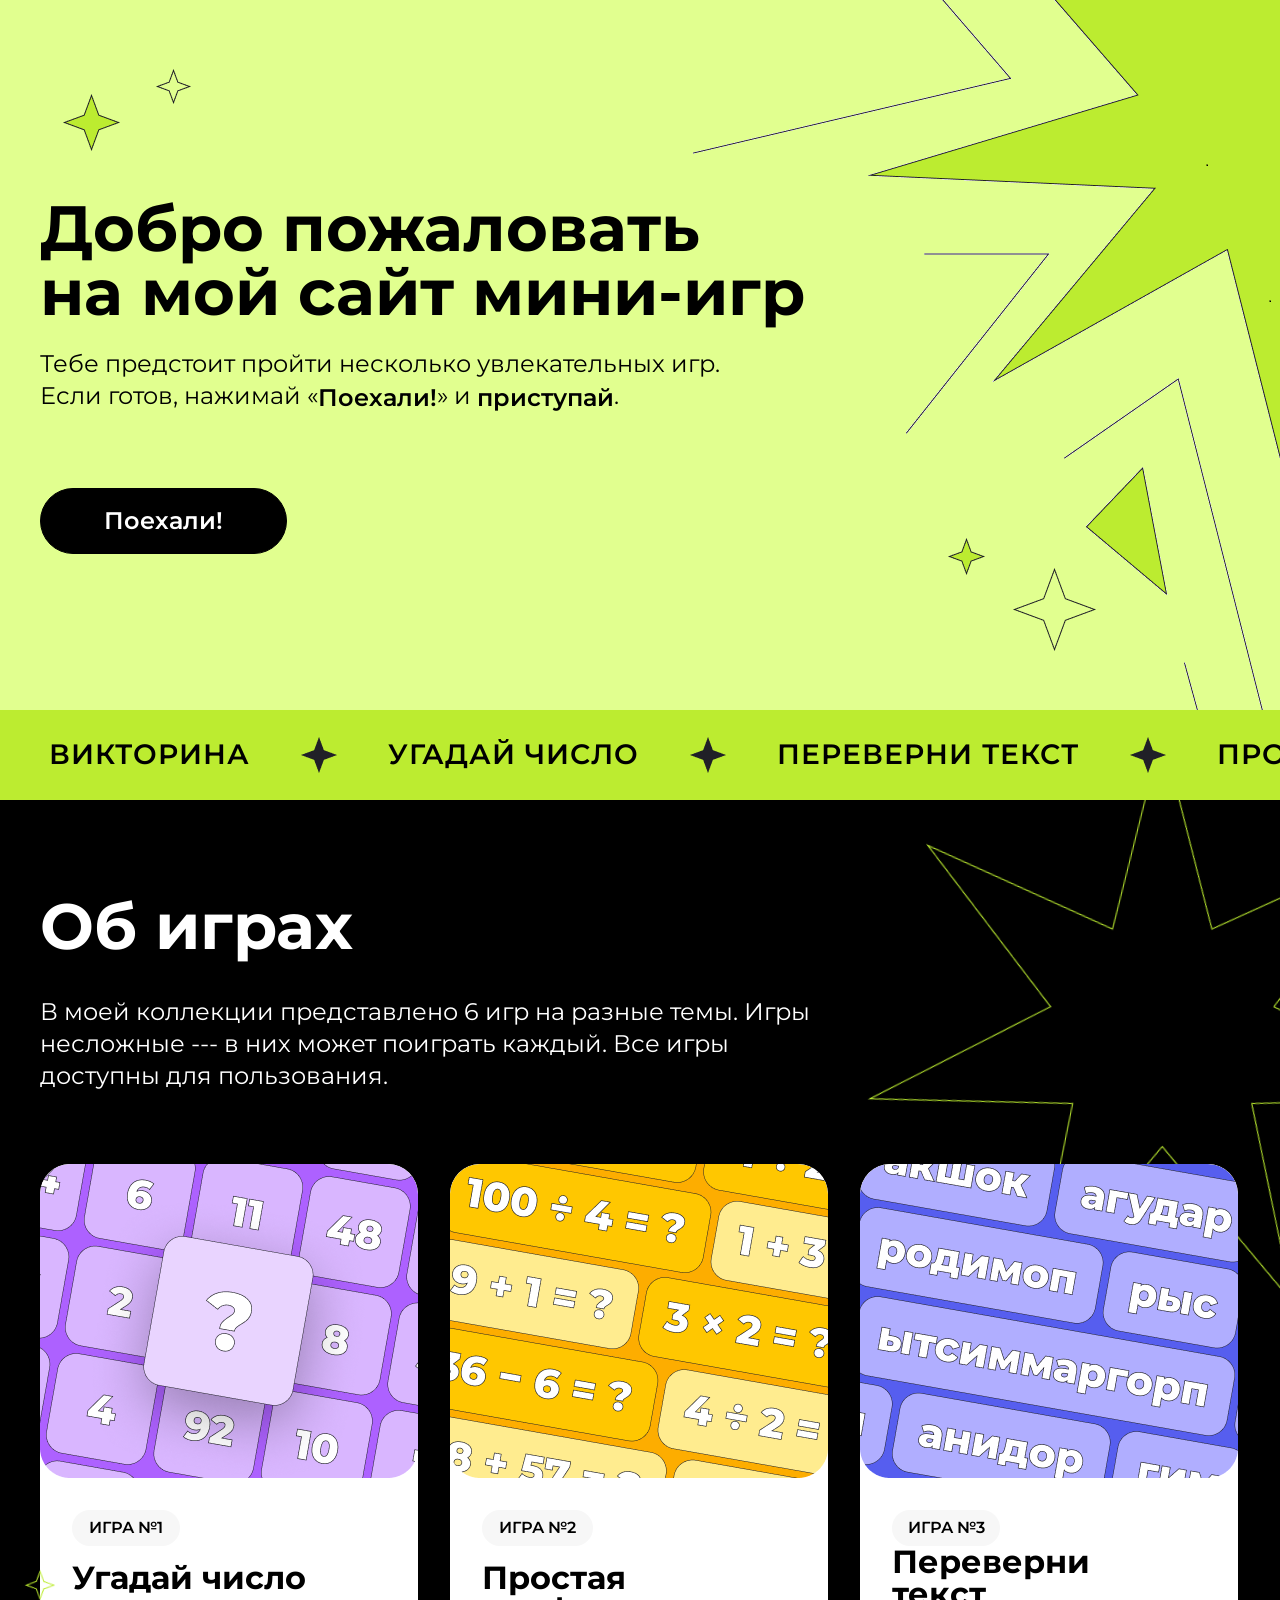
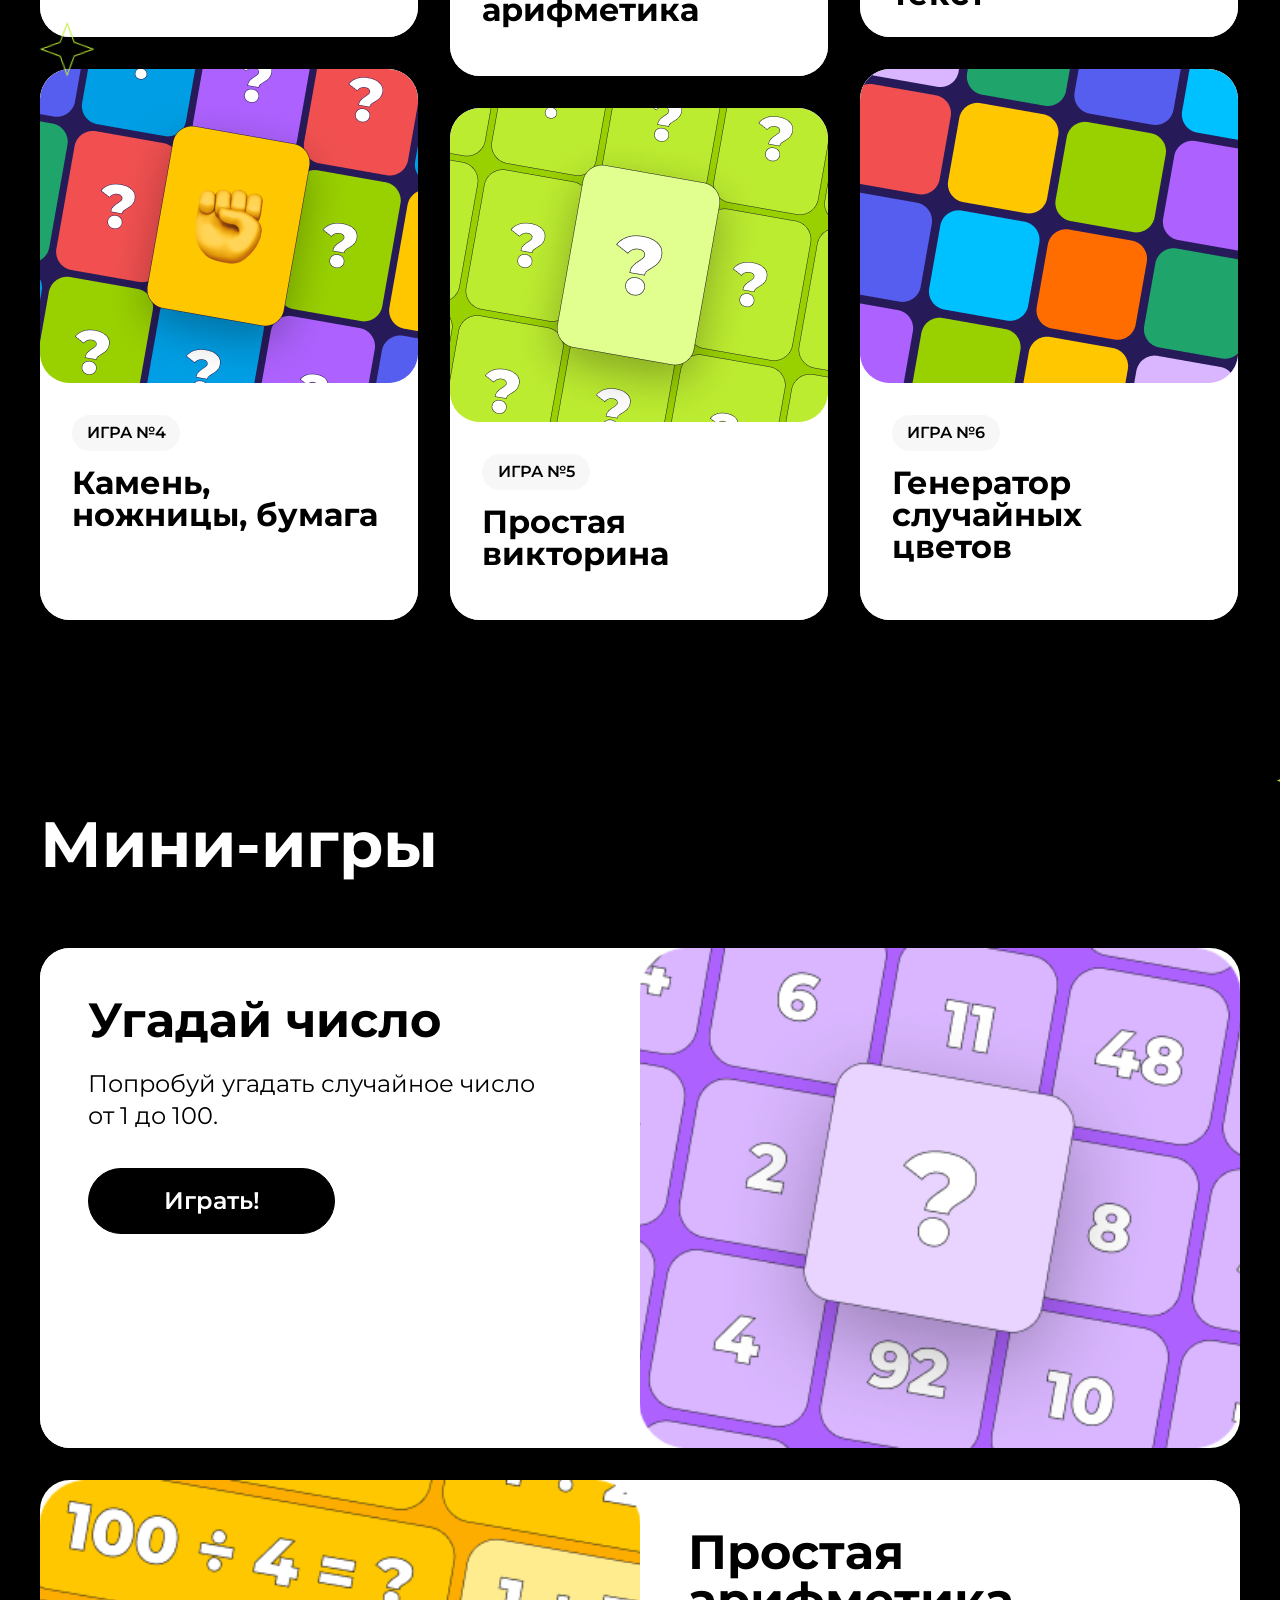
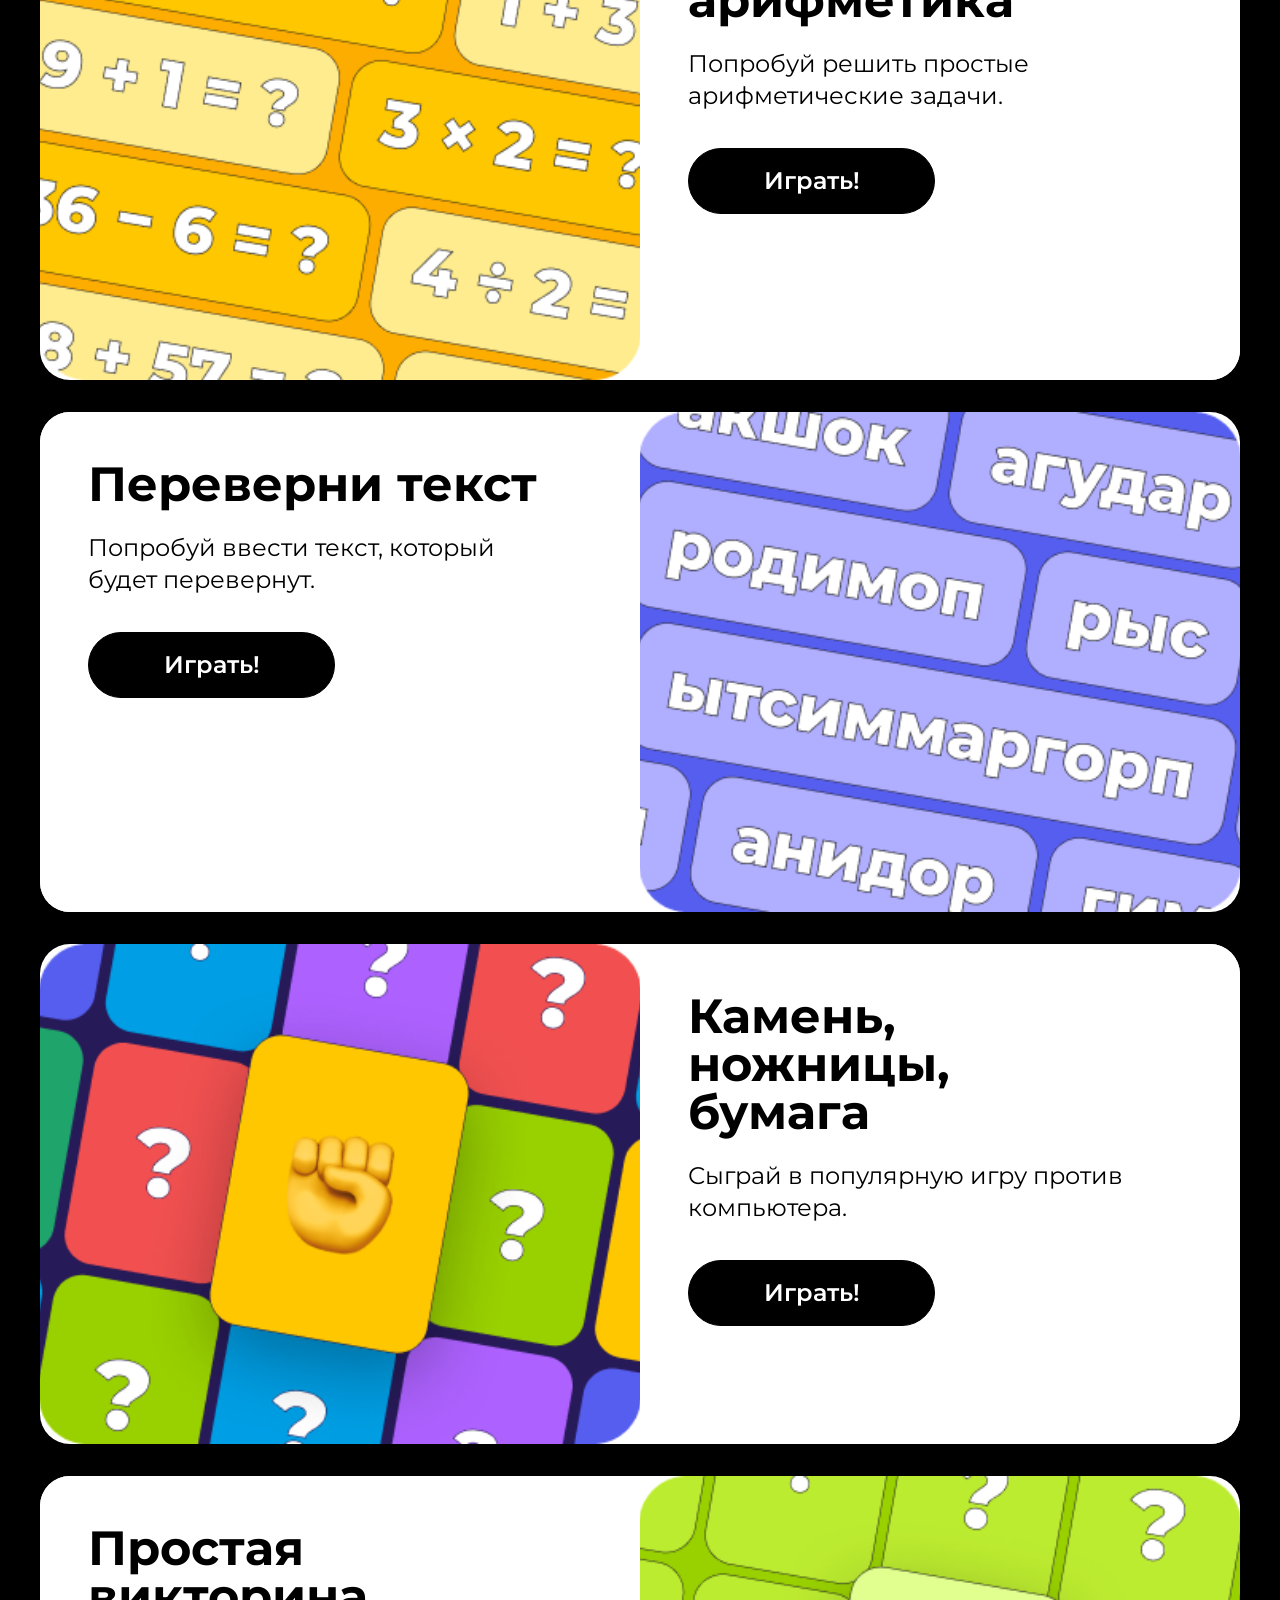
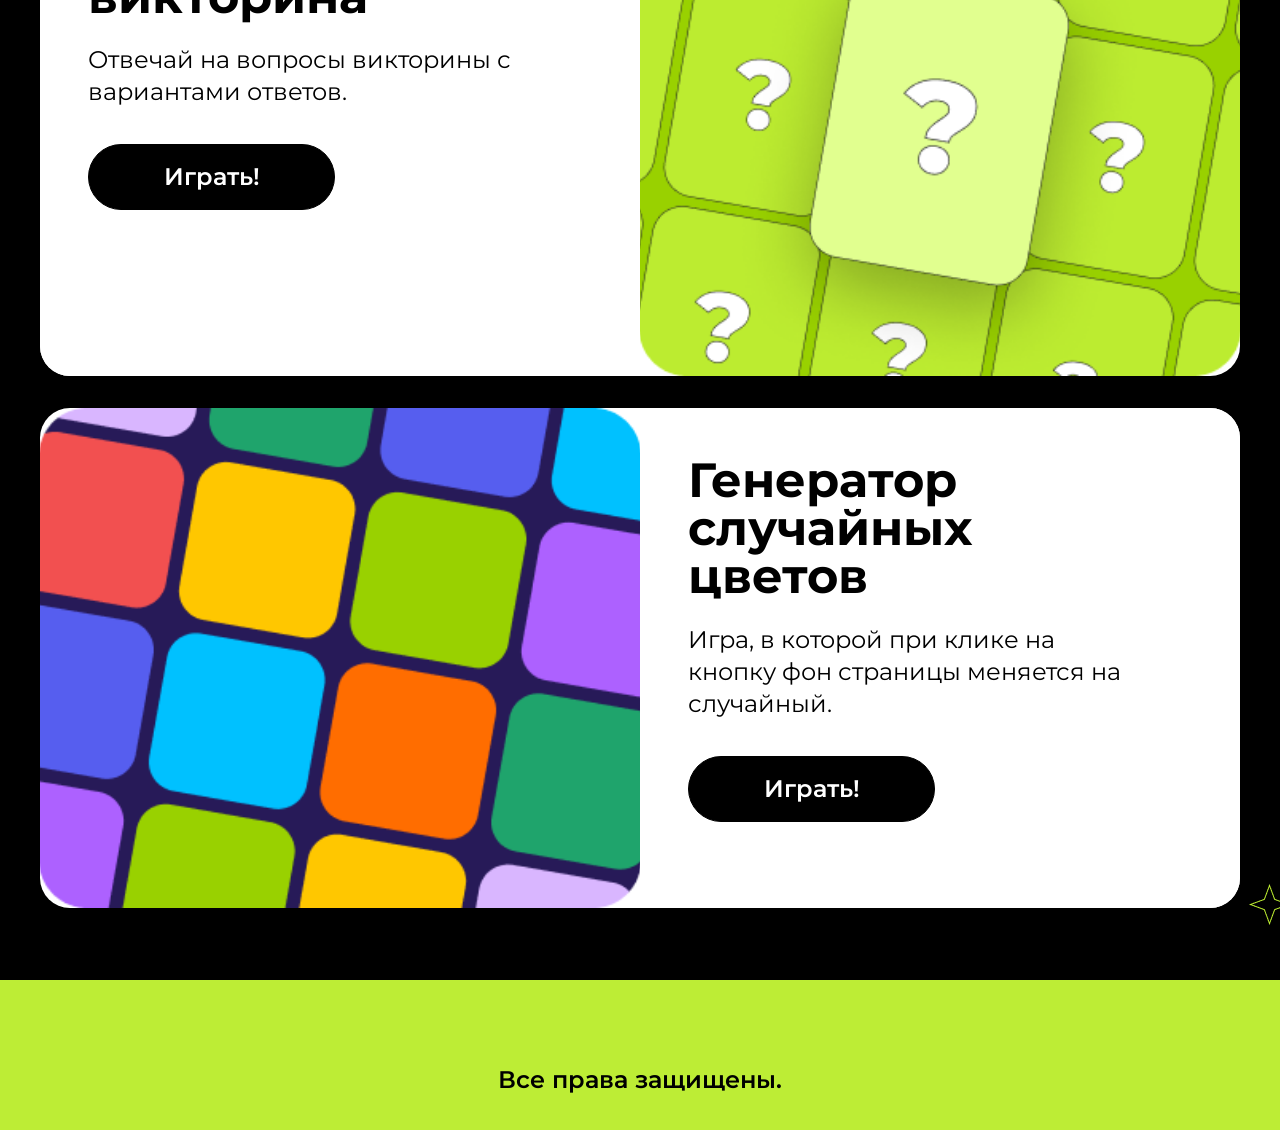
<file: index.html>
<!DOCTYPE html>
<html lang="ru">
<head>
    <meta charset="UTF-8">
    <meta name="viewport" content="width=device-width, initial-scale=1.0">
    <title>Сайт мини-игр</title>
    <link rel="stylesheet" href="style.css">
    <link href="https://fonts.googleapis.com/css2?family=Montserrat:wght@400;600;700&display=swap" rel="stylesheet">
</head>
<body>
    <section class="hero">
             <img src="image/Star2.png" alt="звезда" class="decor-star star-2">
        <img src="image/Star3.png" alt="звезда" class="decor-star star-3">
        <img src="image/Star4.png" alt="звезда" class="decor-star star-4">
        <img src="image/Star5.png" alt="звезда" class="decor-star star-5">
        <img src="image/528.png" alt="декоративный элемент" class="decor-star vector-33">
        <div class="hero-center">
        <div class="image-block">
            <img src="image/Group(1).png" alt="Описание изображения">
        </div>
   
        <div class="container">
            <div class="text-block">
                <h1>Добро пожаловать <br>на мой сайт мини-игр</h1>
                <p class="game-description">Тебе предстоит пройти несколько увлекательных игр. <br>Если готов, нажимай
                    «<span class="bold">Поехали!</span>» и  <span class="bold"> приступай</span>.
                </p>
            </div>
            <a href="#" class="btn">Поехали!</a>
        </div>
        </div>
        
        <div class="games-row">
            <div class="games-track">
                <span class="game-item">ВИКТОРИНА</span>
                <span class="divider-star">
                    <img src="image/Star.png" alt="звезда">
                </span>
                <span class="game-item">УГАДАЙ ЧИСЛО</span>
                <span class="divider-star">
                    <img src="image/Star.png" alt="звезда">
                </span>
                <span class="game-item">ПЕРЕВЕРНИ ТЕКСТ</span>
                <span class="divider-star">
                    <img src="image/Star.png" alt="звезда">
                </span>
                <span class="game-item">ПРОСТАЯ АРИФМЕТИКА</span>
                <span class="divider-star">
                    <img src="image/Star.png" alt="звезда">
                </span>
                <span class="game-item">КАМЕНЬ, НОЖНИЦЫ, БУМАГА</span>
                <span class="divider-star">
                    <img src="image/Star.png" alt="звезда">
                </span>
                <span class="game-item">ГЕНЕРАТОР СЛУЧАЙНЫХ ЦВЕТОВ</span>
                <span class="divider-star">
                    <img src="image/Star.png" alt="звезда">
                </span>
            </div>
        </div>
    </section>

    <section class="games-section">
        <div class="games-center">
        <img src="image/Star1.png" alt="звезда" class="decor-star games-star-1">
        <img src="image/Star12.png" alt="звезда" class="decor-star games-star-12">
        <img src="image/Star11.png" alt="звезда" class="decor-star games-star-11">
      
        <div class="games-container">
            <div class="games-header">
                <h2>Об играх</h2>
                <p>В моей коллекции представлено 6 игр на разные темы. Игры несложные --- в них может поиграть каждый. Все
                    игры доступны для пользования.</p>
            </div>
            <div class="columns-wrapper">
                <div class="cards-column first-column">
                    <a href="#game-guess-number" class="card-link">
                        <div class="card card--guess-number">
                            <div class="card__image">
                                <img src="image/1.png" alt="Угадай число">
                            </div>
                            <div class="card__content">
                                <span class="card__badge">ИГРА №1</span>
                                <div class="card__title">Угадай число</div>
                            </div>
                        </div>
                    </a>
                    <a href="#game-rock-paper-scissors" class="card-link">
                        <div class="card card--rps">
                            <div class="card__image">
                                <img src="image/4.png" alt="Камень, ножницы, бумага">
                            </div>
                            <div class="card__content">
                                <span class="card__badge">ИГРА №4</span>
                                <div class="card__title">Камень,<br>ножницы, бумага</div>
                            </div>
                        </div>
                    </a>
                </div>
                <div class="cards-column second-column">
                    <a href="#game-simple-arithmetic" class="card-link">
                        <div class="card card--arithmetic">
                            <div class="card__image">
                                <img src="image/2.png" alt="Простая арифметика">
                            </div>
                            <div class="card__content">
                                <span class="card__badge card__badge--wide">ИГРА №2</span>
                                <div class="card__title">Простая<br>арифметика</div>
                            </div>
                        </div>
                    </a>
                    <a href="#game-quiz" class="card-link">
                        <div class="card card--quiz">
                            <div class="card__image">
                                <img src="image/5.png" alt="Простая викторина">
                            </div>
                            <div class="card__content">
                                <span class="card__badge">ИГРА №5</span>
                                <div class="card__title">Простая<br>викторина</div>
                            </div>
                        </div>
                    </a>
                </div>
                <div class="cards-column third-column">
                    <a href="#game-reverse-text" class="card-link">
                        <div class="card card--reverse-text">
                            <div class="card__image">
                                <img src="image/3.png" alt="Переверни текст">
                            </div>
                            <div class="card__content">
                                <span class="card__badge">ИГРА №3</span>
                                <div class="card__title">Переверни<br>текст</div>
                            </div>
                        </div>
                    </a>
                    <a href="#game-color-generator" class="card-link">
                        <div class="card card--color-generator">
                            <div class="card__image">
                                <img src="image/6.png" alt="Генератор случайных цветов">
                            </div>
                            <div class="card__content">
                                <span class="card__badge">ИГРА №6</span>
                                <div class="card__title">Генератор<br>случайных<br>цветов</div>
                            </div>
                        </div>
                    </a>
                </div>
            </div>
        </div>
        </div>
    </section>
     <section class="mini-games">
        <img src="image/Star7.png" alt="звезда" class="decor-star mini-games__star-7">
    <img src="image/Star6.png" alt="звезда" class="decor-star mini-games__star-6">
    <img src="image/Star10.png" alt="звезда" class="decor-star mini-games__star-10">
    <img src="image/Star8.png" alt="звезда" class="decor-star mini-games__star-8">
        <div class="mini-games__container">
            <h2 class="mini-games__title">Мини-игры</h2>
            
            <div class="games-list">
               
                <article id="game-guess-number" class="game-card game-card--image-left">
                    <div class="game-card__cover">
                        <img src="image/1.png" alt="Угадай число">
                    </div>
                    <div class="game-card__content">
                        <div class="game-card__inner">
                        <div class="game-card__text">
                            <h3 class="game-card__name">Угадай число</h3>
                            <p class="game-card__description">Попробуй угадать случайное число от 1 до 100.</p>
                        </div>
                        <a href="#" class="game-card__button">Играть!</a>
                    </div>
                    </div>
                </article>

                
                <article id="game-simple-arithmetic" class="game-card game-card--image-right">
                    <div class="game-card__cover">
                        <img src="image/2.png" alt="Простая арифметика">
                    </div>
                    <div class="game-card__content">
                        <div class="game-card__inner">
                        <div class="game-card__text">
                            <h3 class="game-card__name">Простая арифметика</h3>
                            <p class="game-card__description">Попробуй решить простые арифметические задачи.</p>
                        </div>
                        <a href="#" class="game-card__button">Играть!</a>
                    </div>
                    </div>
                </article>

                
                <article id="game-reverse-text" class="game-card game-card--image-left">
                    <div class="game-card__cover">
                        <img src="image/3.png" alt="Переверни текст">
                    </div>
                    <div class="game-card__content">
                        <div class="game-card__inner">
                        <div class="game-card__text">
                            <h3 class="game-card__name">Переверни текст</h3>
                            <p class="game-card__description">Попробуй ввести текст, который будет перевернут.</p>
                        </div>
                        <a href="#" class="game-card__button">Играть!</a>
                    </div>
                    </div>
                </article>

              
                <article id="game-rock-paper-scissors" class="game-card game-card--image-right">
                    <div class="game-card__cover">
                        <img src="image/4.png" alt="Камень, ножницы, бумага">
                    </div>
                    <div class="game-card__content">
                        <div class="game-card__inner">
                        <div class="game-card__text">
                            <h3 class="game-card__name">Камень, <br> ножницы, <br> бумага</h3>
                            <p class="game-card__description">Сыграй в популярную игру против компьютера.</p>
                        </div>
                        <a href="#" class="game-card__button">Играть!</a>
                    </div>
                    </div>
                </article>

             
                <article id="game-quiz" class="game-card game-card--image-left">
                    <div class="game-card__cover">
                        <img src="image/5.png" alt="Простая викторина">
                    </div>
                    <div class="game-card__content">
                        <div class="game-card__inner">
                        <div class="game-card__text">
                            <h3 class="game-card__name">Простая викторина</h3>
                            <p class="game-card__description">Отвечай на вопросы викторины с вариантами ответов.</p>
                        </div>
                        <a href="#" class="game-card__button">Играть!</a>
                    </div>
                    </div>
                </article>

               
                <article id="game-color-generator" class="game-card game-card--image-right">
                    <div class="game-card__cover">
                        <img src="image/6.png" alt="Генератор случайных цветов">
                    </div>
                    <div class="game-card__content">
                        <div class="game-card__inner">
                        <div class="game-card__text">
                            <h3 class="game-card__name">Генератор случайных <br> цветов</h3>
                            <p class="game-card__description">Игра, в которой при клике на кнопку фон страницы меняется на случайный.</p>
                        </div>
                        <a href="#" class="game-card__button">Играть!</a>
                    </div>
                    </div>
                </article>
            </div>
        </div>
    </section>

    
    <footer class="footer">
        <div class="footer__container">
            <p class="footer__copyright">Все права защищены.</p>
        </div>
    </footer>

    <script src="script.js" ></script>
    <script src="hw-3.js" ></script> 
    <script src="hw-4.js"></script> 
    <script src="hw-5.js"></script>
    <script src="hw-6.js"></script>
    <script src="guess-number.js"></script>
    <script src="Simple-arithmetic.js"></script>
    

</body>
</html>
</file>
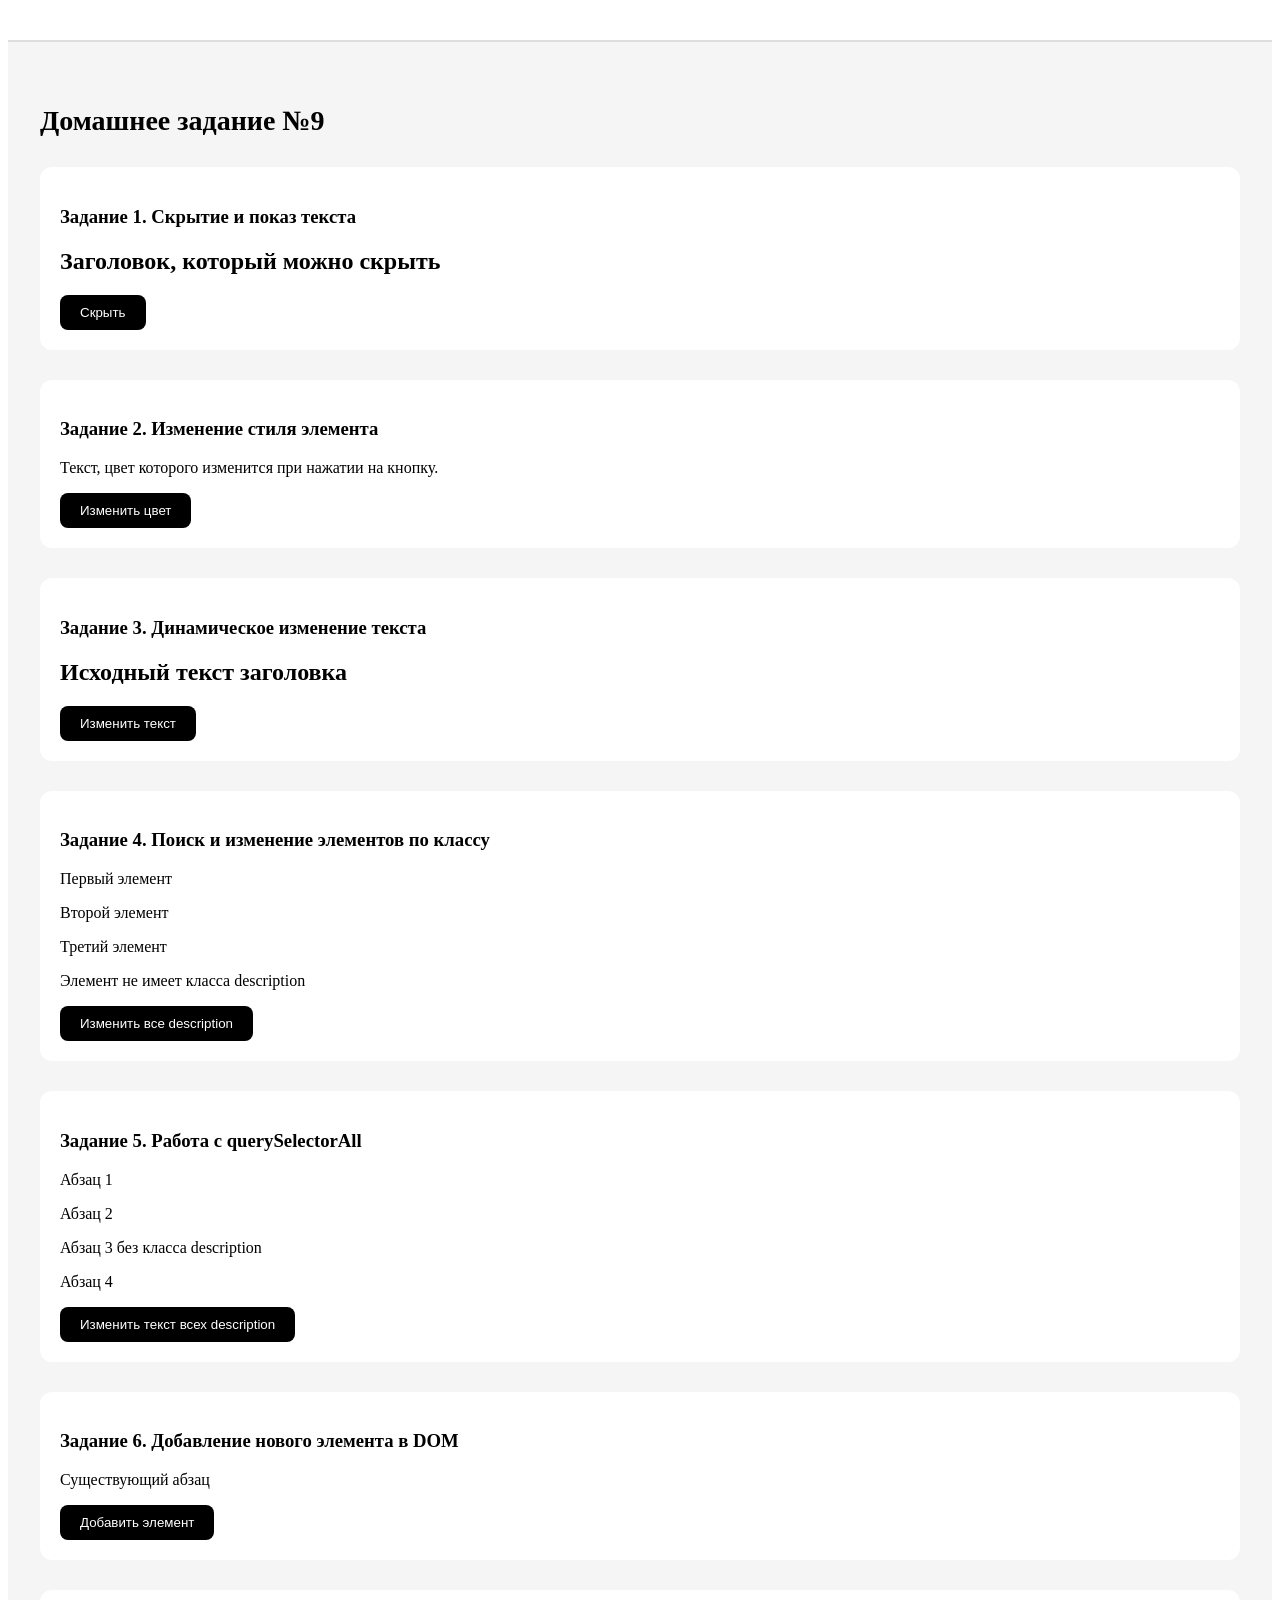
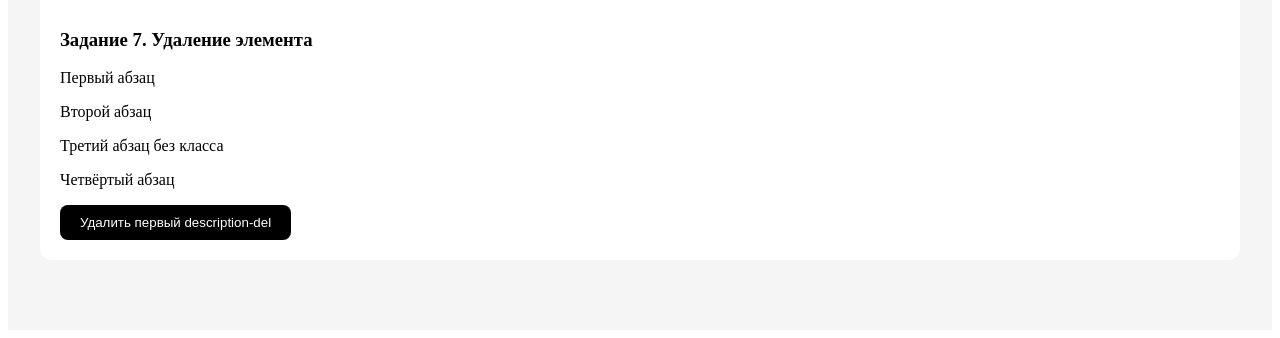
<file: hw-9.html>
<!DOCTYPE html>
<html lang="en">
<head>
    <meta charset="UTF-8">
    <meta name="viewport" content="width=device-width, initial-scale=1.0">
    <title>Document</title>
</head>
<body>
    <section class="hw-section" style="background: #f5f5f5; padding: 40px 20px; margin-top: 40px; border-top: 2px solid #ddd;">
    <div class="hw-container" style="max-width: 1200px; margin: 0 auto;">
        <h2 style="font-size: 28px; margin-bottom: 30px;">Домашнее задание №9</h2>
        
      
        <div class="task task-1" style="margin-bottom: 30px; padding: 20px; background: white; border-radius: 12px;">
            <h3>Задание 1. Скрытие и показ текста</h3>
            <h1 id="task1-header">Заголовок, который можно скрыть</h1>
            <button id="toggleTextBtn" style="padding: 10px 20px; background: black; color: white; border: none; border-radius: 8px; cursor: pointer;">Скрыть</button>
        </div>
        
        
        <div class="task task-2" style="margin-bottom: 30px; padding: 20px; background: white; border-radius: 12px;">
            <h3>Задание 2. Изменение стиля элемента</h3>
            <p id="colorChangeParagraph">Текст, цвет которого изменится при нажатии на кнопку.</p>
            <button id="changeColorBtn" style="padding: 10px 20px; background: black; color: white; border: none; border-radius: 8px; cursor: pointer;">Изменить цвет</button>
        </div>
        
       
        <div class="task task-3" style="margin-bottom: 30px; padding: 20px; background: white; border-radius: 12px;">
            <h3>Задание 3. Динамическое изменение текста</h3>
            <h1 id="changeTextHeader">Исходный текст заголовка</h1>
            <button id="changeTextBtn" style="padding: 10px 20px; background: black; color: white; border: none; border-radius: 8px; cursor: pointer;">Изменить текст</button>
        </div>
        
        
        <div class="task task-4" style="margin-bottom: 30px; padding: 20px; background: white; border-radius: 12px;">
            <h3>Задание 4. Поиск и изменение элементов по классу</h3>
            <p class="description">Первый элемент</p>
            <p class="description">Второй элемент</p>
            <p class="description">Третий элемент</p>
            <p>Элемент не имеет класса description</p>
            <button id="changeDescriptionBtn" style="padding: 10px 20px; background: black; color: white; border: none; border-radius: 8px; cursor: pointer;">Изменить все description</button>
        </div>
        
        
        <div class="task task-5" style="margin-bottom: 30px; padding: 20px; background: white; border-radius: 12px;">
            <h3>Задание 5. Работа с querySelectorAll</h3>
            <p class="description">Абзац 1</p>
            <p class="description">Абзац 2</p>
            <p>Абзац 3 без класса description</p>
            <p class="description">Абзац 4</p>
            <button id="changeAllDescriptionBtn" style="padding: 10px 20px; background: black; color: white; border: none; border-radius: 8px; cursor: pointer;">Изменить текст всех description</button>
        </div>
        
       
        <div class="task task-6" style="margin-bottom: 30px; padding: 20px; background: white; border-radius: 12px;">
            <h3>Задание 6. Добавление нового элемента в DOM</h3>
            <div id="appendContainer">
                <p>Существующий абзац</p>
            </div>
            <button id="addElementBtn" style="padding: 10px 20px; background: black; color: white; border: none; border-radius: 8px; cursor: pointer;">Добавить элемент</button>
        </div>
        
       
        <div class="task task-7" style="margin-bottom: 30px; padding: 20px; background: white; border-radius: 12px;">
            <h3>Задание 7. Удаление элемента</h3>
            <div id="deleteContainer">
                <p class="description-del">Первый абзац</p>
                <p class="description-del">Второй абзац</p>
                <p>Третий абзац без класса</p>
                <p class="description-del">Четвёртый абзац</p>
            </div>
            <button id="deleteElementBtn" style="padding: 10px 20px; background: black; color: white; border: none; border-radius: 8px; cursor: pointer;">Удалить первый description-del</button>
        </div>
    </div>
</section>
<script src="js/hw-9.js"></script>
</body>
</html>
</file>
<file: style.css>
@import url('https://fonts.googleapis.com/css2?family=Montserrat:wght@400;600;700&display=swap');

* {
    margin: 0;
    padding: 0;
    box-sizing: border-box;
}

html, body {
    width: 100%;
    margin: 0 auto;
    font-family: 'Montserrat', sans-serif;
    overflow-x: hidden;
}

.hero {
    height: 800px;
    position: relative;
    background-color: #E1FF8F;
    width: 100%;
}

.hero-center {
    height: 100%;
    padding-left: calc(50% - 600px);
    padding-right: calc(50% - 600px);
    position: relative;
    width: 100%;
}

.container {
    position: absolute;
    top: 196px;

    width: 769px;
    height: 358px;
    display: flex;
    flex-direction: column;
    gap: 48px;
}

.text-block {
    display: flex;
    flex-direction: column;
    width: 769px;
    height: 244px;
    gap: 24px;
}

h1 {
    font-family: 'Montserrat', sans-serif;
    font-weight: 700;
    font-size: 64px;
    line-height: 100%;
    letter-spacing: 0px;
    vertical-align: middle;
    color: black;
}

.game-description {
    font-family: 'Montserrat', sans-serif;
    font-weight: 400;
    font-size: 24px;
    line-height: 32px;
    letter-spacing: 0px;
    vertical-align: middle;
    color: black;
    margin: 0;
    margin-right: 49px;
}

.game-description .bold {
    font-weight: 600;
    font-size: 24px;
    line-height: 32px;
    letter-spacing: 0px;
    vertical-align: middle;
    color: black;
}

.btn {
    display: inline-flex;
    flex-direction: row;
    align-items: center;
    justify-content: center;
    width: 247px;
    height: 66px;
    padding: 16px 28px;
    gap: 10px;
    border: 1px solid black;
    border-radius: 60px;
    font-family: 'Montserrat', sans-serif;
    font-weight: 600;
    font-size: 24px;
    line-height: 32px;
    text-decoration: none;
    color: #FFFFFF;
    background-color: black;
    cursor: pointer;
    transition: all 0.3s ease;
}

.btn:hover {
    background-color: #FFFFFF;
    color: black;
    border: 1px solid black;
}

.games-row {
    position: absolute;
    bottom: 0;
    left: 0;
    width: 100%;
    height: 90px;
    background: #BCEC30;
    box-sizing: border-box;
    padding: 27px 0;
    overflow: hidden;
    z-index: 10;
}

.games-track {
    display: flex;
    align-items: center;
    gap: 51px;
    padding: 0 49px;
    width: max-content;
    animation: scrollGames 40s linear infinite;
}

.game-item {
    white-space: nowrap;
    width: auto;
    height: auto;
    font-weight: 600;
    font-size: 28px;
    line-height: 1.2;
    letter-spacing: 1px;
    color: black;
    text-align: center;
    display: inline-block;
}

.divider-star {
    display: flex;
    align-items: center;
    justify-content: center;
    width: 36px;
    height: 36px;
    flex-shrink: 0;
}

.divider-star img {
    width: 100%;
    height: 100%;
    object-fit: contain;
}

@keyframes scrollGames {
    0% {
        transform: translateX(0);
    }
    100% {
        transform: translateX(-50%);
    }
}


.decor-star {
    position: absolute;
    object-fit: contain;
    pointer-events: none;
    z-index: 5;
}

 .star-2 {
    width: 57px;
    height: 57px;
    top: 94px;
    left: 63px;
}

.star-3 {
    width: 35px;
    height: 35px;
    top: 69px;
    left: 156px;
}

 .star-4 {
    width: 83px;
    height: 83px;
    top: 568px;
    left: 1013px;
}

.star-5 {
    width: 37px;
    height: 37px;
    top: 538px;
    left: 948px;
}  
  


.image-block {
    position: absolute;
    right: 0;
    top: 0;
    width: auto;
    height: auto;
    max-width: 50%;
    z-index: 1;
    pointer-events: none;
}

.image-block img {
    display: block;
    width: 100%;
    height: auto;
    object-fit: contain;
}

.games-section {
    width: 100%;
    min-height: 1470px;
    background-color: #000000;
    position: relative;
}

.games-center {
    
    position: relative;
     padding-left: calc(50% - 600px);
    padding-right: calc(50% - 600px);
    width: 100%;
    min-height: 1470px;
}

.games-container {
position: relative;
    width: 100%;
    display: flex;
    flex-direction: column;
    gap: 72px;
}

.games-header {
    width: 100%;
    height: auto;
    display: flex;
    flex-direction: column;
    gap: 24px;
    margin-top: 94px;
}

.games-header h2 {
    width: 314px;
    height: 78px;
    font-family: 'Montserrat', sans-serif;
    font-weight: 700;
    font-size: 64px;
    line-height: 100%;
    color: #FFFFFF;
    margin: 0;
}

.games-header p {
    width: 788px;
    height: 96px;
    font-family: 'Montserrat', sans-serif;
    font-weight: 400;
    font-size: 24px;
    line-height: 32px;
    color: #FFFFFF;
    margin: 0;
}

.columns-wrapper {
    display: flex;
    flex-direction: row;
    gap: 32px;
    width: 100%;
}

.first-column {
    width: 378px;
    display: flex;
    flex-direction: column;
    gap: 32px;
}

.second-column {
    width: 378px;
    display: flex;
    flex-direction: column;
    gap: 32px;
}

.third-column {
    width: 378px;
    display: flex;
    flex-direction: column;
    gap: 32px;
}

.card-link {
    text-decoration: none;
    display: block;
    transition: transform 0.3s ease;
}

.card-link:hover {
    transform: scale(1.02);
}

.card {
    width: 378px;
    border-radius: 30px;
    background-color: #FFFFFF;
    overflow: hidden;
    display: flex;
    flex-direction: column;
}

.card--guess-number {
    height: 473px;
}

.card--rps {
    height: 551px;
}

.card--arithmetic {
    height: 512px;
}

.card--quiz {
    height: 512px;
}

.card--reverse-text {
    height: 473px;
}

.card--color-generator {
    height: 551px;
}

.card__image {
    width: 378px;
    height: 314px;
    border-radius: 30px 30px 0 0;
    overflow: hidden;
}

.card__image img {
    width: 100%;
    height: 100%;
    object-fit: cover;
    display: block;
}

.card__content {
    width: 378px;
    padding: 32px 32px 36px 32px;
    display: flex;
    flex-direction: column;
    justify-content: space-between;
    background-color: #FFFFFF;
}

.card--guess-number .card__content {
    height: 159px;
}

.card--rps .card__content {
    height: 237px;
}

.card--arithmetic .card__content {
    height: 198px;
}

.card--quiz .card__content {
    height: 198px;
}

.card--reverse-text .card__content {
    height: 159px;
}

.card--color-generator .card__content {
    height: 237px;
}

.card__badge {
    width: 108px;
    height: 36px;
    padding: 8px 16px 10px 16px;
    border-radius: 52.58px;
    background-color: #F7F7F7;
    border: none;
    font-family: 'Montserrat', sans-serif;
    font-weight: 600;
    font-size: 16px;
    color: #000000;
    display: flex;
    align-items: center;
    justify-content: center;
    white-space: nowrap;
    align-self: flex-start;
    margin: 0;
    pointer-events: none;
}

.card--arithmetic .card__badge {
    width: 111px;
}

.card__button:hover {
    background-color: #e0e0e0;
}

.card__title {
    width: 314px;
    font-family: 'Montserrat', sans-serif;
    font-weight: 700;
    font-size: 32px;
    line-height: 100%;
    color: #000000;
    margin: 0;
    align-self: flex-start;
    word-break: keep-all;
}

.card--guess-number .card__title {
    height: 39px;
}

.card--rps .card__title {
    height: 117px;
}

.card--arithmetic .card__title {
    height: 78px;
}

.card--quiz .card__title {
    height: 78px;
}

.card--reverse-text .card__title {
    height: 78px;
}

.card--color-generator .card__title {
    height: 117px;
}

.games-star-1 {
     position: absolute;
    width: 584.72px;
    height: 584.72px;
    top: -5%;          
    right: -10%;        
    left: auto;
    transform: rotate(6.77deg);
    object-fit: contain;
    pointer-events: none;
    z-index: 0;
   
}

.games-star-12 {
     position: absolute;
    width: 54.6px;
    height: 54.6px;
    top: 822px;
    left: 40px;
    transform: rotate(-5.45deg);
    object-fit: contain;
    pointer-events: none;
    z-index: 5; 
    
}

.games-star-11 {
    position: absolute;
    width: 31.34px;
    height: 31.34px;
    top: 770px;
    left: 25px;
    transform: rotate(-5.45deg);
    object-fit: contain;
    pointer-events: none;
    z-index: 5;
}
.vector-33 {
    display: none;
}

@media (max-width: 376px) {
    .hero-center,
    .games-center {
        max-width: 100%;
        padding-left: 16px;
        padding-right: 16px;
    }

    .hero {
        height: 700px;
        position: relative;
        background-color: #E1FF8F;
    }

    .container {
        position: static;
         width: 343px;
    margin: 0 auto;
    padding: 147px 0 0;
    display: flex;
    flex-direction: column;
    gap: 36px;
    height: auto;
    min-height: 371px;
    z-index: 10;
    }

    .text-block {
        width: 296px;
        height: 280px;
        margin: 0 auto;
        padding: 0;
        display: flex;
        flex-direction: column;
        gap: 24px;
    }

    h1 {
        font-weight: 700;
        font-size: 40px;
        line-height: 100%;
        letter-spacing: 0px;
        text-align: center;
        color: #000000;
        width: 262px;
        height: 196px;
        margin: 0 auto;
        padding: 0;
        display: flex;
        align-items: center;
        justify-content: center;
        white-space: pre-line;
    }

    .game-description {
        font-family: 'Montserrat', sans-serif;
        font-weight: 400;
        font-size: 16px;
        line-height: 20px;
        letter-spacing: 0px;
        text-align: center;
        color: #000000;
        width: 296px;
        height: 60px;
        margin: 0 auto;
    }

    .game-description .bold {
        font-family: 'Montserrat', sans-serif;
        font-weight: 600;
        font-size: 16px;
        line-height: 20px;
        letter-spacing: 0px;
        text-align: center;
        color: #000000;
        display: inline;
        margin: 0;
        padding: 0;
    }

    .game-description br {
        display: none;
    }

    .btn {
        width: 285px;
        height: 55px;
        margin: 0 auto;
        font-size: 16px;
        line-height: 55px;
        padding: 0 28px;
        display: inline-flex;
        align-items: center;
        justify-content: center;
        position: relative;
        z-index: 10;
    }

    .decor-star {
        display: block;
        position: absolute;
        object-fit: contain;
        pointer-events: none;
        z-index: 1;
    }

    .star-2 {
        width: 35px;
        height: 35px;
        top: 97px;
        left: 38px;
    }

    .star-3 {
        width: 21px;
        height: 21px;
        top: 64px;
        left: 92px;
    }

    .star-4 {
        width: 39px;
        height: 41px;
        top: 580px;
        left: 304px;
    }

    .star-5 {
        width: 18px;
        height: 18px;
        top: 557px;
        left: 273px;
    }

    .games-row {
        top: auto;
        bottom: 0;
        height: 51px;
        padding: 16px 0;
        position: absolute;
        left: 0;
        width: 100%;
        background: #BCEC30;
        box-sizing: border-box;
        overflow: hidden;
        z-index: 10;
    }

    .games-track {
        display: flex;
        align-items: center;
        gap: 27.4px;
        padding: 0 16px;
        width: max-content;
        animation: scrollGames 40s linear infinite;
    }

    .image-block {
        display: none;
    }

    .game-item {
        width: auto;
        height: auto;
        font-size: 16px;
        line-height: 19.34px;
        white-space: nowrap;
        display: inline-block;
        font-weight: 600;
        color: black;
        text-align: center;
    }

    .divider-star {
        display: flex;
        align-items: center;
        justify-content: center;
        width: 20px;
        height: 20px;
        flex-shrink: 0;
    }

    .divider-star img {
        width: 100%;
        height: 100%;
        object-fit: contain;
    }

    .games-section {
        width: 100%;
        min-height: auto;
        padding: 40px 0;
        position: relative;
        overflow: hidden;
    }

    .games-center {
        min-height: auto;
    }

    .games-container {
        position: static;
        padding: 0;
        gap: 40px;
        z-index: 10;
    }

    .games-header {
        width: 100%;
    }

    .games-header h2 {
        width: 100%;
        height: auto;
        font-size: 40px;
        line-height: 100%;
        text-align: center;
        color: #FFFFFF;
    }

    .games-header p {
        width: 100%;
        height: auto;
        font-size: 16px;
        line-height: 20px;
        text-align: center;
        color: #FFFFFF;
    }

    .columns-wrapper {
        flex-direction: column;
        gap: 24px;
    }

    .first-column,
    .second-column,
    .third-column {
        width: 100%;
        gap: 24px;
    }

    .card-link {
        width: 100%;
        text-decoration: none;
        display: block;
    }

    .card {
        width: 100%;
        max-width: 378px;
        margin: 0 auto;
        border-radius: 30px;
        background-color: #FFFFFF;
        overflow: hidden;
    }

    .card__image {
        width: 100%;
        height: auto;
        aspect-ratio: 378/314;
    }

    .card__image img {
        width: 100%;
        height: 100%;
        object-fit: cover;
    }

    .card__content {
        width: 100%;
        padding: 24px 20px;
        background-color: #FFFFFF;
    }

    .card__badge {
        font-size: 14px;
        width: auto;
        min-width: 90px;
        height: 32px;
        padding: 6px 12px;
        border-radius: 52.58px;
        background-color: #F7F7F7;
        font-weight: 600;
        color: #000000;
        display: inline-flex;
        align-items: center;
        justify-content: center;
        margin-bottom: 16px;
    }

    .card__title {
        font-size: 24px;
        line-height: 100%;
        width: 100%;
        font-weight: 700;
        color: #000000;
    }

    .games-star-1,
    .games-star-11,
    .games-star-12 {
        display: none;
    }

    .vector-33 {
        height: auto;
        left: auto;
        right: 0px; 
     position: absolute;
    object-fit: contain;
    pointer-events: none;
    z-index: 5;
        
    }
    .games-section {
        display: none;
    }
}

.mini-games {
    background-color: #000000;
    width: 100%;
    padding: 94px 0 72px; 
    position: relative;
}

.mini-games__container {
    max-width: 1200px;
    margin: 0 auto;
    display: flex;
    flex-direction: column;
    gap: 72px;
    margin-top: 48px;
}

.mini-games__title {
    font-family: 'Montserrat', sans-serif;
    font-weight: 700;
    font-size: 64px;
    line-height: 100%;
    color: #FFFFFF;
    margin: 0;
    width: 400px; 
}

.games-list {
    display: flex;
    flex-direction: column;
    gap: 32px;
}


.game-card {
    display: flex;
    width: 100%;
    height: 500px;
    border-radius: 30px;
    overflow: hidden;
    background-color: #FFFFFF;
}


.game-card--image-left {
    flex-direction: row-reverse;
}

.game-card__cover {
    width: 600px;
    height: 500px;
    flex-shrink: 0;
}

.game-card__cover img {
    width: 100%;
    height: 100%;
    object-fit: cover;
    display: block;
}


.game-card__content {
    width: 600px;
    height: 500px;
    padding: 48px;
    display: flex;
    flex-direction: column;
    gap: 10px;
    background-color: #FFFFFF;
    box-sizing: border-box;
}

.game-card__inner {
    display: flex;
    flex-direction: column;
    width: 100%;
    max-width: 504px;
    height: auto;
    gap: 36px;
}

.game-card__text {
    display: flex;
    flex-direction: column;
    gap: 24px;
    width: 504px;  
    max-width: 100%;
}

.game-card__name {
    font-family: 'Montserrat', sans-serif;
    font-weight: 700;
    font-size: 48px;
    line-height: 100%;
    color: #000000;
    margin: 0;
    width: 100%;
    word-break: break-word;
}

.game-card__description {
    font-family: 'Montserrat', sans-serif;
    font-weight: 400;
    font-size: 24px;
    line-height: 32px;
    color: #000000;
    margin: 0;
    max-width: 457px; 
}


.game-card__button {
    display: inline-flex;
    align-items: center;
    justify-content: center;
    width: 247px;
    height: 66px;
    padding: 16px 28px;
    border: 1px solid #000000;
    border-radius: 60px;
    background-color: #000000;
    font-family: 'Montserrat', sans-serif;
    font-weight: 600;
    font-size: 24px;
    line-height: 142%;
    color: #FFFFFF;
    text-decoration: none;
    box-sizing: border-box;
    transition: all 0.3s ease;
    margin-top: auto; 
}

.game-card__button:hover {
    background-color: #FFFFFF;
    color: #000000;
}


.footer {
    height: 150px;
    width: 100%;
    background-color: #BDED35;
    padding: 24px 0; 
}

.footer__container {
    max-width: 1200px;
    margin: 0 auto;
    text-align: left; /
}

.footer__copyright {
   font-family: 'Montserrat', sans-serif;
    font-weight: 600;
    font-size: 24px;
    line-height: 100%;
    color: #000000;
    margin: 0;
    height: 29px;
    text-align: center;
    display: flex;
    align-items: center;
    justify-content: center;
    margin-top: 61px;
}
 
.mini-games__star-7 {
    position: absolute;
    width: 35.15px;
    height: 35.15px;
    top: 93px;        
    left: 1277px;     
    transform: rotate(-7.08deg);
    object-fit: contain;
    pointer-events: none;
    z-index: 5;
}

.mini-games__star-6 {
    position: absolute;
    width: 68.86px;
    height: 68.86px;
    top: 126px;        
    left: 1320px;       
    transform: rotate(-5.45deg);
    object-fit: contain;
    pointer-events: none;
    z-index: 5;
}

.mini-games__star-10 {
    position: absolute;
    width: 41px;
    height: 41px;
    top: 3414px;      
    left: 1249px;       
    transform: rotate(0deg);
    object-fit: contain;
    pointer-events: none;
    z-index: 5;
}

.mini-games__star-8 {
    position: absolute;
    width: 69px;
    height: 69px;
    top: 3366px;       
    left: 1319px;       
    transform: rotate(0deg);
    object-fit: contain;
    pointer-events: none;
    z-index: 5;
}

@media (max-width: 376px) {
    .mini-games {
        padding: 40px 16px 40px;
        background-color: #000000;
        width: 100%;
        position: relative;
        overflow: hidden;
    }

    .mini-games__container {
        max-width: 100%;
        margin: 0 auto;
        display: flex;
        flex-direction: column;
        gap: 40px;
    }

    .mini-games__title {
        font-family: 'Montserrat', sans-serif;
        font-weight: 700;
        font-size: 40px;
        line-height: 100%;
        color: #FFFFFF;
        margin: 0;
        width: 100%;
        text-align: left;
    }

    .games-list {
        display: flex;
        flex-direction: column;
        gap: 24px;
    }

    .game-card {
        display: flex;
        flex-direction: column;
        width: 100%;
        height: auto;
        border-radius: 30px;
        overflow: hidden;
        background-color: #FFFFFF;
    }

    .game-card--image-left,
    .game-card--image-right {
        flex-direction: column;
    }

    .game-card__cover {
        width: 100%;
        height: auto;
        aspect-ratio: 343/285;
        flex-shrink: 0;
    }

    .game-card__cover img {
        width: 100%;
        height: 100%;
        object-fit: cover;
        display: block;
    }

    .game-card__content {
        width: 100%;
        height: auto;
        padding: 24px 20px;
        display: flex;
        flex-direction: column;
        gap: 10px;
        background-color: #FFFFFF;
        box-sizing: border-box;
    }

    .game-card__inner {
        display: flex;
        flex-direction: column;
        width: 100%;
        max-width: 100%;
        height: auto;
        gap: 24px;
    }

    .game-card__text {
        display: flex;
        flex-direction: column;
        gap: 16px;
        width: 100%;
        max-width: 100%;
    }

    .game-card__name {
        font-family: 'Montserrat', sans-serif;
        font-weight: 700;
        font-size: 32px;
        line-height: 100%;
        color: #000000;
        margin: 0;
        width: 100%;
        word-break: break-word;
    }

    .game-card__description {
        font-family: 'Montserrat', sans-serif;
        font-weight: 400;
        font-size: 16px;
        line-height: 20px;
        color: #000000;
        margin: 0;
        max-width: 100%;
    }

    .game-card__button {
        display: inline-flex;
        align-items: center;
        justify-content: center;
        width: 186px;
        height: 55px;
        padding: 16px 28px;
        border: 1px solid #000000;
        border-radius: 60px;
        background-color: #000000;
        font-family: 'Montserrat', sans-serif;
        font-weight: 600;
        font-size: 16px;
        line-height: 142%;
        color: #FFFFFF;
        text-decoration: none;
        box-sizing: border-box;
        transition: all 0.3s ease;
        margin-top: 0;
    }

    .game-card__button:hover {
        background-color: #FFFFFF;
        color: #000000;
    }
  
.mini-games__star-7,
    .mini-games__star-6,
    .mini-games__star-10,
    .mini-games__star-8 {
        display: none;
    }

  
    .footer {
        width: 100%;
        background-color: #BDED35;
        padding: 16px 0;
    }

    .footer__container {
        max-width: 100%;
        margin: 0 auto;
        text-align: center;
        padding: 0 16px;
    }

    .footer__copyright {
        
        font-size: 16px;
        line-height: 20px;
        color: #000000;
        margin: 0;
        text-align: center;
        display: flex;
        align-items: center;
        justify-content: center;
        margin-top: 40px;
    }
    
}
</file>
